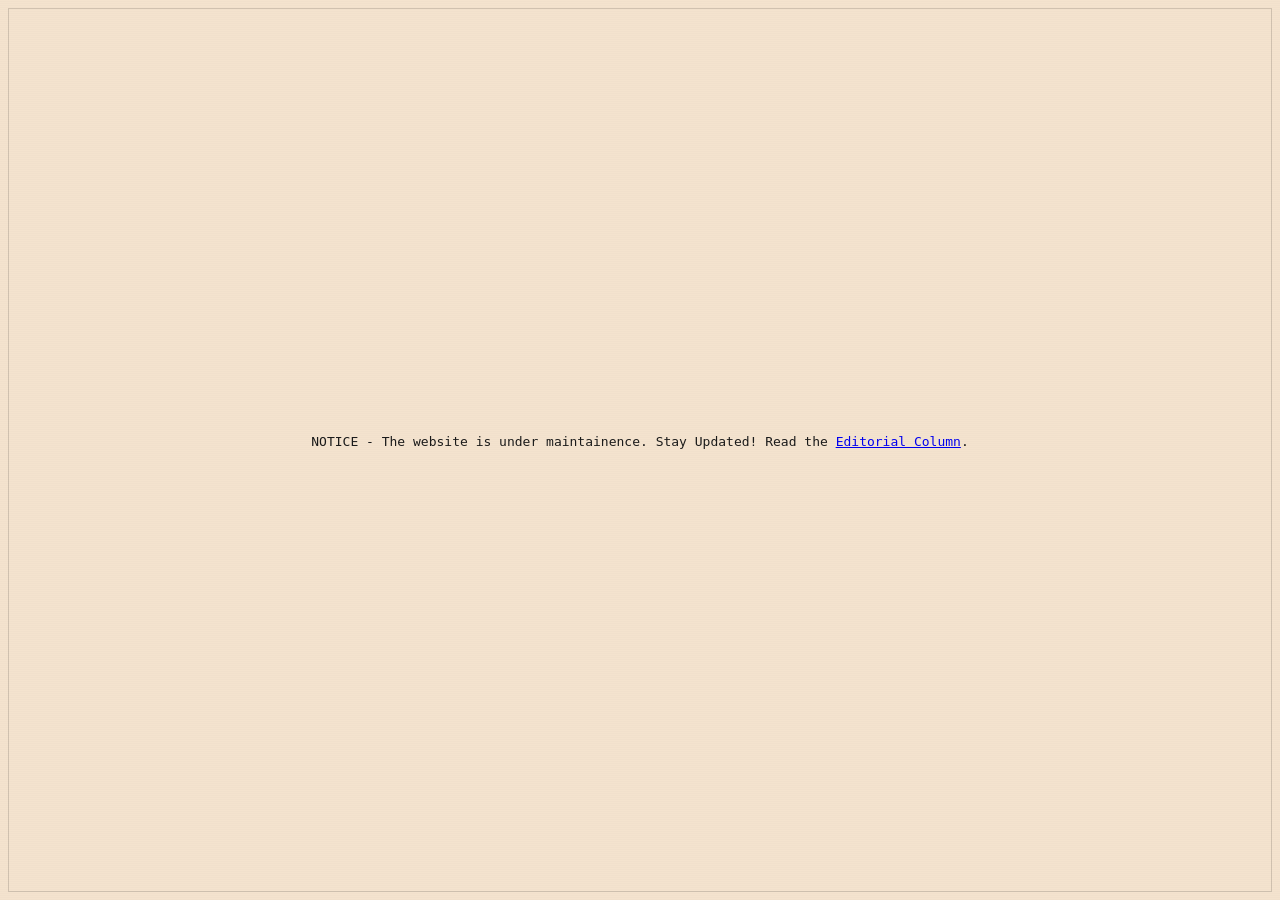
<file: index.html>
<!DOCTYPE html>
<html lang="en">
<head>
<meta charset="UTF-8">
<meta name="viewport" content="width=device-width, initial-scale=1.0">
<title>PRABODHA — The Month in AI, Science & Innovation</title>
<link rel="preconnect" href="https://fonts.googleapis.com">
<link href="https://fonts.googleapis.com/css2?family=Fraunces:ital,opsz,wght@0,9..144,400;0,9..144,600;0,9..144,900;1,9..144,500&family=Source+Serif+4:ital,wght@0,400;0,600;1,400&family=JetBrains+Mono:wght@400;500;700&display=swap" rel="stylesheet">
<link rel="stylesheet" href="style.css">
<script src="html2canvas-gen.js"></script>
<script src="qrcode-gen.js"></script>
<script>
  (function(){
    var t = localStorage.getItem("prabodha-theme") || "light";
    if (t === "dark") document.documentElement.setAttribute("data-theme", "dark");
  })();
</script>
<link rel="icon" type="image/png" href="image\PRABODHA - LOGObg.png">
</head>
  <!-- Google tag (gtag.js) -->
<script async src="https://www.googletagmanager.com/gtag/js?id=G-0J1DPM3Y95"></script>
<script>
  window.dataLayer = window.dataLayer || [];
  function gtag(){dataLayer.push(arguments);}
  gtag('js', new Date());

  gtag('config', 'G-0J1DPM3Y95');
</script>
<body>

<div class="toolbar no-print">
  <button onclick="downloadAsImage()"> Download as Image</button>
  <button id="themeToggle" class="theme-toggle" onclick="toggleTheme()">🌙 </button>
</div>

<div class="paper" id="paper">

  <!-- MASTHEAD -->
  <header class="masthead">
    <div class="masthead-top">
      <span id="motto">Awakening through knowledge</span>
      <span id="dateline"></span>
      <span id="issueline">sample</span>
      <span id="liveDateTime">—</span>
    </div>
    <div class="title-row">
  <img src="image/PRABODHA - LOGO.png" alt="Logo" class="masthead-logo">
    <h1 class="title">PRABODHA</h1>
     </div>
    <div class="masthead-sub">THE MONTHLY RECORD OF TECHNOLOGY, SCIENCE &amp; INNOVATION</div>
    <nav class="sections">
      <a href="https://sites.google.com/view/tanmaysaha/blog" class="editors-link">Editors Column</a>
      <a href="archive.html" class="archive-link">Archive</a>
      <a href="index.html" class="current-link">Current Issue</a>
      <a href="about.html" class="about-link">About</a>
      <a href="https://mr-banti.github.io/prabodha-online/" class="newsroom-link">NEWSROOM</a>
      <a href="https://forms.gle/8tFfdZ5xhYNx6UPv8" class="contact-link">CONTACT US</a>
    </nav>
  </header>


  <!-- TOP HIGHLIGHTS STRIP -->
  <div class="section-heading">HEADLINES</div>
  <section class="highlights" id="highlights">
    <!-- filled by JS from data.js -->
  </section>

  <!-- MAIN GRID -->
  <div class="front-grid">

    <!-- LEAD STORY + DEMO TAB (grouped so they stack with no gap) -->
    <div class="section-heading">COVER STORY</div>
    <div class="col1-block">
      <article class="lead-story" id="leadStory">
        <!-- filled by JS -->
      </article>
      <div class="demo-tab" id="demoTab"></div>
    </div>

    <!-- SIDEBAR: IN BRIEF + MARKET WATCH -->
    <aside class="rail">
      <div class="rail-block" id="inBrief">
        <h3 class="rail-head rail-section-label">SHORT STORY</h3>
        <div class="rail-items"></div>
      </div>

      <div class="rail-block startup" id="startupSpotlight"></div>

      <div class="rail-block market">
        <h3 class="rail-head">Market Watch</h3>
        <table class="market-table" id="marketTable"></table>
        <div class="market-note" id="marketNote"></div>
      </div>

      
    </aside>


    <!-- THREE COLUMN SECONDARY STORIES -->
    <div class="section-heading">FUNDAMENTAL SCIENCE & MATHEMATICS</div>
    <section class="secondary-grid" id="secondaryGrid"></section>

    <!-- FEATURED STORIES + INFOGRAPHIC/QUOTE -->
    <div class="section-heading">FEATURED STORIES</div>
    <section class="feature-row">
      <article class="featured-story" id="featuredStory"></article>
      <article class="featured-story featured-story-2" id="featuredStory2"></article>
      <div class="quote-info-col">
        <div class="infographic-block" id="infographicBlock"></div>
      </div>
    </section>

    <!-- BOTTOM STRIP: three small features -->
    <div class="section-heading">ANCHOR STORIES</div>
    <section class="bottom-strip" id="bottomStrip"></section>

  </div>

  <footer class="paper-footer">
    <span id="followLine">© <span id="copyYear"></span> PRABODHA. All Rights Reserved.</span>
    <div class="foot-middle">
      <span id="footExtra"></span>
    </div>
    <div class="foot-right">
      <span class="foot-links" id="footLinks"></span>
      <span class="foot-tag" id="footTag">NEXT GENERATION NEWSPAPER FOR A SMARTER TOMORROW</span>
      <span class="foot-qr" id="footQr" title="Scan to open this issue"></span>
    </div>
  </footer>
</div>

<!-- ARTICLE OVERLAY (opens when a page/story is clicked) -->
<div class="overlay" id="overlay">
  <div class="overlay-inner">
    <button class="close-btn" id="closeOverlay" aria-label="Close article">&times;</button>
    <div class="overlay-content" id="overlayContent"></div>
  </div>
</div>

<script src="archive-data.js"></script>
<script src="script.js"></script>
<script>
(function () {
  const params = new URLSearchParams(window.location.search);
  const requested = params.get("edition");

  function loadEdition(path) {
    const s = document.createElement("script");
    s.src = path;
    s.onload = () => { window.renderIssue(); renderQr(path); };
    s.onerror = () => {
      document.body.innerHTML =
        '<div class="paper" style="display:flex;align-items:center;justify-content:center;min-height:100vh;margin:0;max-width:none;border-radius:0;">' +
        '<p style="padding:60px;font-family:monospace;text-align:center;"> NOTICE - This issue is not published yet or may be withdrawn by the publisher. Stay Updated! Meanwhile read other issues from the <a href="archive.html">archive</a> or read  <a href="index.html">current issue</a>.</p>' +
        '</div>';
    };
    document.head.appendChild(s);
  }

  if (requested) {
    loadEdition(requested);
  } else {
    const list = window.ARCHIVE || [];
    if (list.length && list[0].data) {
      loadEdition(list[0].data); // newest issue = first entry in archive-data.js
    } else {
      document.body.innerHTML =
        '<div class="paper" style="display:flex;align-items:center;justify-content:center;min-height:100vh;margin:0;max-width:none;border-radius:0;">' +
        '<p style="padding:60px;font-family:monospace;text-align:center;">  NOTICE - The website is under maintainence. Stay Updated! Read the <a href="https://sites.google.com/view/tanmaysaha/blog">Editorial Column</a>.</p>' +
        '</div>';
    }
  }
})();

function renderQr(editionPath) {
  const el = document.getElementById("footQr");
  if (!el) return;
  const url = new URL(window.location.href.split("?")[0]);
  url.searchParams.set("edition", editionPath);
  const link = url.toString();
  const qr = qrcode(0, "M"); // type 0 = auto size, M = ~15% error correction
  qr.addData(link);
  qr.make();
  el.innerHTML = qr.createSvgTag({ cellSize: 2, margin: 1 });
  el.title = link;
}

function toggleTheme() {
  const root = document.documentElement;
  const isDark = root.getAttribute("data-theme") === "dark";
  if (isDark) {
    root.removeAttribute("data-theme");
    localStorage.setItem("prabodha-theme", "light");
  } else {
    root.setAttribute("data-theme", "dark");
    localStorage.setItem("prabodha-theme", "dark");
  }
  updateThemeBtn();
}
function updateThemeBtn() {
  const btn = document.getElementById("themeToggle");
  if (!btn) return;
  const isDark = document.documentElement.getAttribute("data-theme") === "dark";
  btn.textContent = isDark ? "☀️ " : "🌙 ";
}
document.addEventListener("DOMContentLoaded", updateThemeBtn);

function downloadAsImage() {
  const paper = document.getElementById("paper");
  html2canvas(paper, { scale: 2, backgroundColor: "#f4e3ce", useCORS: true }).then(canvas => {
    const link = document.createElement("a");
    const dateEl = document.getElementById("dateline");
    const dateText = (dateEl && dateEl.textContent.trim()) ? dateEl.textContent.trim().replace(/[,\s]+/g, "-") : "issue";
    link.download = "PRABODHA - " + dateText + ".png";
    link.href = canvas.toDataURL("image/png");
    link.click();
  }).catch(err => {
    alert("Could not generate image: " + err);
  });
}
</script>

<script>
  // ---- Live local date, 24h time, and timezone in the masthead ----
  function ordinalSuffix(n) {
    const v = n % 100;
    if (v >= 11 && v <= 13) return "th";
    switch (n % 10) {
      case 1: return "st";
      case 2: return "nd";
      case 3: return "rd";
      default: return "th";
    }
  }
  function updateLiveDateTime() {
    const el = document.getElementById("liveDateTime");
    if (!el) return;
    const now = new Date();
    const day = now.getDate();
    const month = now.toLocaleString("en-US", { month: "long" });
    const year = now.getFullYear();
    const hh = String(now.getHours()).padStart(2, "0");
    const mm = String(now.getMinutes()).padStart(2, "0");
    const ss = String(now.getSeconds()).padStart(2, "0");
    let tz = Intl.DateTimeFormat().resolvedOptions().timeZone || "";
    try {
      const tzShort = new Intl.DateTimeFormat("en-US", { timeZoneName: "short" })
        .formatToParts(now).find(p => p.type === "timeZoneName");
      if (tzShort) tz = `${tz} (${tzShort.value})`;
    } catch (e) {}
    el.textContent = `${day}${ordinalSuffix(day)} ${month} ${year} · ${hh}:${mm}:${ss} · ${tz}`;
  }
  updateLiveDateTime();
  setInterval(updateLiveDateTime, 1000);
  document.getElementById("copyYear").textContent = new Date().getFullYear();
</script>
</body>
</html>
</file>
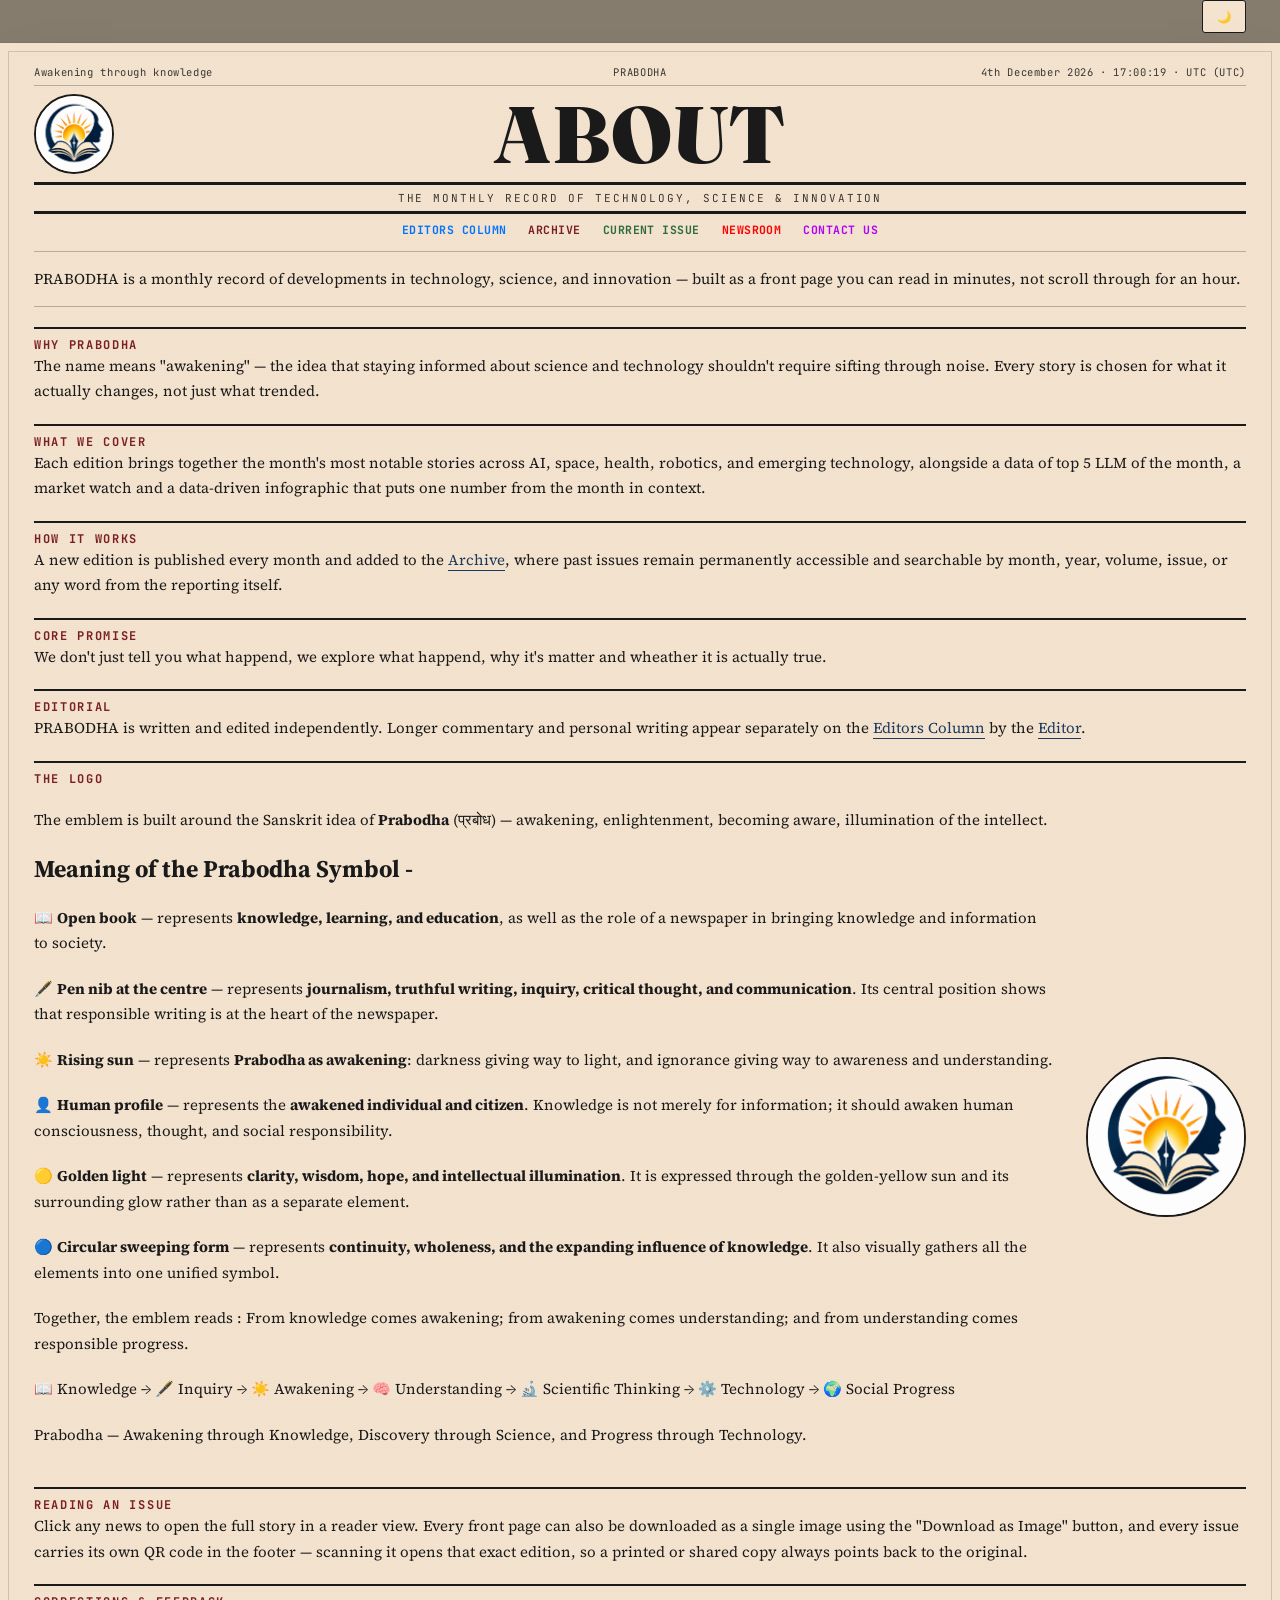
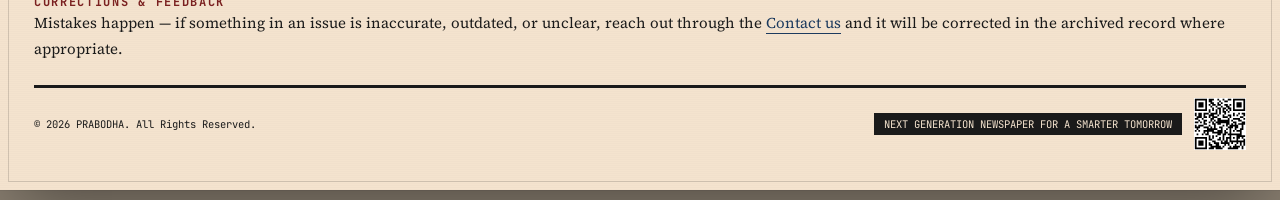
<file: about.html>
<!DOCTYPE html>
<html lang="en">
<head>
<meta charset="UTF-8">
<meta name="viewport" content="width=device-width, initial-scale=1.0">
<title>About</title>
<link rel="preconnect" href="https://fonts.googleapis.com">
<link href="https://fonts.googleapis.com/css2?family=Fraunces:ital,opsz,wght@0,9..144,400;0,9..144,600;0,9..144,900;1,9..144,500&family=Source+Serif+4:ital,wght@0,400;0,600;1,400&family=JetBrains+Mono:wght@400;500;700&display=swap" rel="stylesheet">
<link rel="stylesheet" href="style.css">
<script src="qrcode-gen.js"></script>
<script>
  (function(){
    var t = localStorage.getItem("prabodha-theme") || "light";
    if (t === "dark") document.documentElement.setAttribute("data-theme", "dark");
  })();
</script>
<link rel="icon" type="image/png" href="image\PRABODHA - LOGObg.png">
</head>
  <!-- Google tag (gtag.js) -->
<script async src="https://www.googletagmanager.com/gtag/js?id=G-0J1DPM3Y95"></script>
<script>
  window.dataLayer = window.dataLayer || [];
  function gtag(){dataLayer.push(arguments);}
  gtag('js', new Date());

  gtag('config', 'G-0J1DPM3Y95');
</script>
<body>

<div class="page-toolbar no-print">
  <button id="themeToggle" class="theme-toggle" onclick="toggleTheme()">🌙 </button>
</div>

<div class="paper">
  <header class="masthead">
    <div class="masthead-top masthead-top-center">
      <span id="motto">Awakening through knowledge</span>
      <span>PRABODHA</span>
      <span id="liveDateTime">—</span>
    </div>
    <div class="title-row">
  <img src="image/PRABODHA - LOGO.png" alt="Logo" class="masthead-logo">
  <h1 class="title">ABOUT</h1>
</div>
    <div class="masthead-sub">THE MONTHLY RECORD OF TECHNOLOGY, SCIENCE &amp; INNOVATION</div>
    <nav class="sections">
      <a href="https://sites.google.com/view/tanmaysaha/blog" class="editors-link">Editors Column</a>
      <a href="archive.html" class="archive-link">Archive</a>
      <a href="index.html" class="current-link">Current Issue</a>
      <a href="https://mr-banti.github.io/prabodha-online/" class="newsroom-link">NEWSROOM</a>
      <a href="https://forms.gle/8tFfdZ5xhYNx6UPv8" class="contact-link">CONTACT US</a>
    </nav>
  </header>

  <section class="about-body">
    <p class="about-lead">
      PRABODHA is a monthly record of developments in technology, science, and innovation —
      built as a front page you can read in minutes, not scroll through for an hour.
    </p>

    <div class="section-heading">WHY PRABODHA</div>
    <p>
      The name means "awakening" — the idea that staying informed about science and technology
      shouldn't require sifting through noise. Every story is chosen for what it actually changes,
      not just what trended.
    </p>

    <div class="section-heading">WHAT WE COVER</div>
    <p>
      Each edition brings together the month's most notable stories across AI, space, health,
      robotics, and emerging technology, alongside a data of top 5 LLM of the month, a market watch and a data-driven infographic
      that puts one number from the month in context.
    </p>

    <div class="section-heading">HOW IT WORKS</div>
    <p>
      A new edition is published every month and added to the <a href="archive.html">Archive</a>,
      where past issues remain permanently accessible and searchable by month, year, volume, issue,
      or any word from the reporting itself.
    </p>

     <div class="section-heading">CORE PROMISE</div>
    <p>
       We don't just tell you what happend, we explore what happend, why it's matter and wheather it is actually true.
    </p>

    <div class="section-heading">EDITORIAL</div>
    <p>
      PRABODHA is written and edited independently. Longer commentary and personal writing appear
      separately on the <a href="https://sites.google.com/view/tanmaysaha/blog">Editors Column</a> by the <a href="https://sites.google.com/view/tanmaysaha"> Editor</a>.
    </p>

    <div class="section-heading">THE LOGO</div>
<div class="logo-about">
  <div class="logo-about-text">
    <p>
      The emblem is built around the Sanskrit idea of <strong>Prabodha</strong> (प्रबोध) —
      awakening, enlightenment, becoming aware, illumination of the intellect.
    </p>
    
    
    <h2>Meaning of the Prabodha Symbol -</h2>

   <p>📖 <strong>Open book</strong> — represents <strong>knowledge, learning, and education</strong>, as well as the role of a newspaper in bringing knowledge and information to society.</p>

   <p>🖋️ <strong>Pen nib at the centre</strong> — represents <strong>journalism, truthful writing, inquiry, critical thought, and communication</strong>. Its central position shows that responsible writing is at the heart of the newspaper.</p>

   <p>☀️ <strong>Rising sun</strong> — represents <strong>Prabodha as awakening</strong>: darkness giving way to light, and ignorance giving way to awareness and understanding.</p>

    <p>👤 <strong>Human profile</strong> — represents the <strong>awakened individual and citizen</strong>. Knowledge is not merely for information; it should awaken human consciousness, thought, and social responsibility.</p>

    <p>🟡 <strong>Golden light</strong> — represents <strong>clarity, wisdom, hope, and intellectual illumination</strong>. It is expressed through the golden-yellow sun and its surrounding glow rather than as a separate element.
    </p>

    <p>🔵 <strong>Circular sweeping form</strong> — represents <strong>continuity, wholeness, and the expanding influence of knowledge</strong>. It also visually gathers all the elements into one unified symbol.</p>

    
    <p>
      Together, the emblem reads : From knowledge comes awakening; from awakening comes understanding; and from understanding comes responsible progress.
    </p>

    <p>
      📖 Knowledge → 🖋️ Inquiry → ☀️ Awakening → 🧠 Understanding → 🔬 Scientific Thinking → ⚙️ Technology → 🌍 Social Progress
    </p>

    <p>
      Prabodha — Awakening through Knowledge, Discovery through Science, and Progress through Technology.
    </p>

  </div>
  <img src="image/PRABODHA - LOGO.png" alt="PRABODHA Logo" class="logo-about-img">
</div>


    <!-- <div class="section-heading">SECTIONS IN EVERY ISSUE</div>
    <p>
      <strong>Story</strong> — the month's single biggest development, covered in depth.<br>
      <strong>Short Story</strong> — smaller updates worth knowing in a few lines.<br>
      <strong>Headlines</strong> — a wider scan of the month's other major stories.<br>
      <strong>Market Watch</strong> — a quick snapshot of relevant market movement.<br>
      <strong>Top 5 AI models this last week or month </strong> — AI models.<br>
      <strong>Infographic</strong> — one number from the month, visualized.
    </p> -->

    <div class="section-heading">READING AN ISSUE</div>
    <p>
      Click any news to open the full story in a reader view. Every front page can also be
      downloaded as a single image using the "Download as Image" button, and every issue carries
      its own QR code in the footer — scanning it opens that exact edition, so a printed or shared
      copy always points back to the original.
    </p>

    <div class="section-heading">CORRECTIONS &amp; FEEDBACK</div>
    <p>
      Mistakes happen — if something in an issue is inaccurate, outdated, or unclear, reach out
      through the <a href="https://forms.gle/8tFfdZ5xhYNx6UPv8">Contact us</a> and
      it will be corrected in the archived record where appropriate.
    </p>
  </section>

  <footer class="paper-footer">
    <span>© <span id="copyYear"></span> PRABODHA. All Rights Reserved.</span>
    <div class="foot-right">
      <span class="foot-tag">NEXT GENERATION NEWSPAPER FOR A SMARTER TOMORROW</span>
      <span class="foot-qr" id="footQr" title="Scan to open About"></span>
    </div>
  </footer>
</div>

<script>
  // ---- Live local date, 24h time, and timezone in the masthead ----
  function ordinalSuffix(n) {
    const v = n % 100;
    if (v >= 11 && v <= 13) return "th";
    switch (n % 10) {
      case 1: return "st";
      case 2: return "nd";
      case 3: return "rd";
      default: return "th";
    }
  }
  function updateLiveDateTime() {
    const el = document.getElementById("liveDateTime");
    if (!el) return;
    const now = new Date();
    const day = now.getDate();
    const month = now.toLocaleString("en-US", { month: "long" });
    const year = now.getFullYear();
    const hh = String(now.getHours()).padStart(2, "0");
    const mm = String(now.getMinutes()).padStart(2, "0");
    const ss = String(now.getSeconds()).padStart(2, "0");
    let tz = Intl.DateTimeFormat().resolvedOptions().timeZone || "";
    try {
      const tzShort = new Intl.DateTimeFormat("en-US", { timeZoneName: "short" })
        .formatToParts(now).find(p => p.type === "timeZoneName");
      if (tzShort) tz = `${tz} (${tzShort.value})`;
    } catch (e) {}
    el.textContent = `${day}${ordinalSuffix(day)} ${month} ${year} · ${hh}:${mm}:${ss} · ${tz}`;
  }
  updateLiveDateTime();
  setInterval(updateLiveDateTime, 1000);
  document.getElementById("copyYear").textContent = new Date().getFullYear();

  function renderPageQr() {
    const el = document.getElementById("footQr");
    if (!el || typeof qrcode !== "function") return;
    const link = window.location.href.split("?")[0].split("#")[0];
    const qr = qrcode(0, "M");
    qr.addData(link);
    qr.make();
    el.innerHTML = qr.createSvgTag({ cellSize: 2, margin: 1 });
    el.title = link;
  }
  renderPageQr();

  function toggleTheme() {
    const root = document.documentElement;
    const isDark = root.getAttribute("data-theme") === "dark";
    if (isDark) { root.removeAttribute("data-theme"); localStorage.setItem("prabodha-theme", "light"); }
    else { root.setAttribute("data-theme", "dark"); localStorage.setItem("prabodha-theme", "dark"); }
    updateThemeBtn();
  }
  function updateThemeBtn() {
    const btn = document.getElementById("themeToggle");
    if (!btn) return;
    btn.textContent = document.documentElement.getAttribute("data-theme") === "dark" ? "☀️ " : "🌙 ";
  }
  updateThemeBtn();
</script>
</body>
</html>
</file>
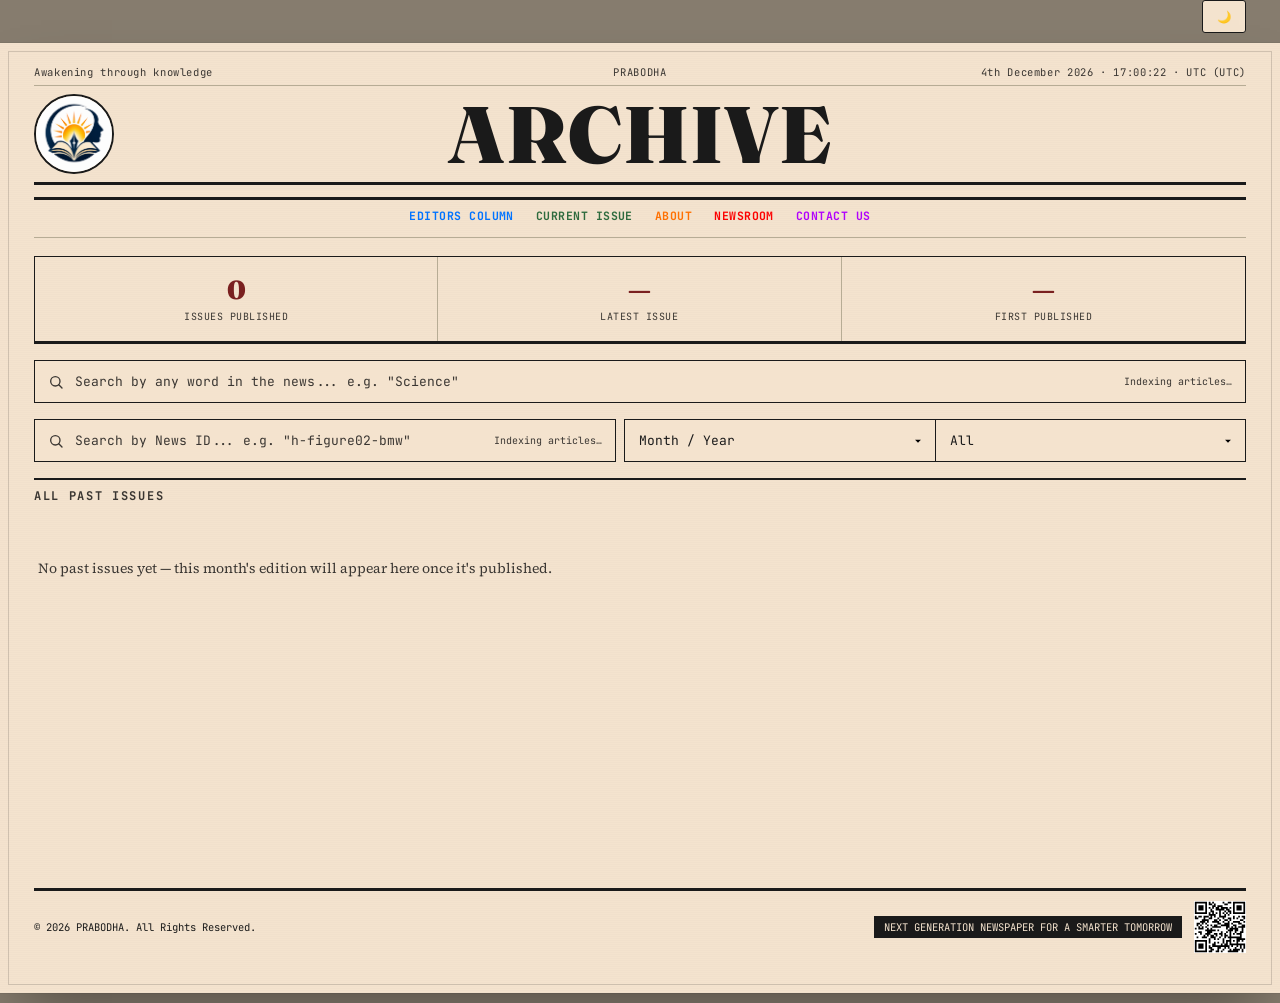
<file: archive.html>
<!DOCTYPE html>
<html lang="en">
<head>
<meta charset="UTF-8">
<meta name="viewport" content="width=device-width, initial-scale=1.0">
<title>Archive — PRABODHA</title>
<link rel="preconnect" href="https://fonts.googleapis.com">
<link href="https://fonts.googleapis.com/css2?family=Fraunces:ital,opsz,wght@0,9..144,400;0,9..144,600;0,9..144,900;1,9..144,500&family=Source+Serif+4:ital,wght@0,400;0,600;1,400&family=JetBrains+Mono:wght@400;500;700&display=swap" rel="stylesheet">
<link rel="stylesheet" href="style.css">
<style>.id-search-results{min-height:0;}</style>
<script src="qrcode-gen.js"></script>
<script>
  (function(){
    var t = localStorage.getItem("prabodha-theme") || "light";
    if (t === "dark") document.documentElement.setAttribute("data-theme", "dark");
  })();
</script>
<link rel="icon" type="image/png" href="image\PRABODHA - LOGObg.png">
</head>

<!-- Google tag (gtag.js) -->
<script async src="https://www.googletagmanager.com/gtag/js?id=G-0J1DPM3Y95"></script>
<script>
  window.dataLayer = window.dataLayer || [];
  function gtag(){dataLayer.push(arguments);}
  gtag('js', new Date());

  gtag('config', 'G-0J1DPM3Y95');
</script>

<body>

<div class="page-toolbar no-print">
  <button id="themeToggle" class="theme-toggle" onclick="toggleTheme()">🌙 </button>
</div>

<div class="paper">
  <header class="masthead">
    <div class="masthead-top masthead-top-center">
      <span id="motto">Awakening through knowledge</span>
      <span>PRABODHA</span>
      <span id="liveDateTime">—</span>
    </div>
    <div class="title-row">
  <img src="image/PRABODHA - LOGO.png" alt="Logo" class="masthead-logo">
  <h1 class="title">ARCHIVE</h1>
</div>
    <div class="masthead-sub"></div>
    <nav class="sections">
      <a href="https://sites.google.com/view/tanmaysaha/blog" class="editors-link">Editors Column</a>
      <a href="index.html" class="current-link">Current Issue</a>
      <a href="about.html" class="about-link">About</a>
      <a href="https://mr-banti.github.io/prabodha-online/" class="newsroom-link">NEWSROOM</a>
      <a href="https://forms.gle/8tFfdZ5xhYNx6UPv8" class="contact-link">CONTACT US</a>
    </nav>
  </header>

  <section class="archive-stats" id="archiveStats"></section>

  <div class="archive-search-wrap">
    <svg class="archive-search-icon" viewBox="0 0 24 24" xmlns="http://www.w3.org/2000/svg" aria-hidden="true">
      <circle cx="11" cy="11" r="7" fill="none" stroke="currentColor" stroke-width="2"></circle>
      <line x1="16.2" y1="16.2" x2="21" y2="21" stroke="currentColor" stroke-width="2" stroke-linecap="round"></line>
    </svg>
    <input type="text" id="archiveSearch" class="archive-search" placeholder="Search by any word in the news... e.g. &quot;Science&quot;">
    <span class="archive-search-status" id="archiveSearchStatus"></span>
  </div>

  <div class="archive-search-wrap">
    <svg class="archive-search-icon" viewBox="0 0 24 24" xmlns="http://www.w3.org/2000/svg" aria-hidden="true">
      <circle cx="11" cy="11" r="7" fill="none" stroke="currentColor" stroke-width="2"></circle>
      <line x1="16.2" y1="16.2" x2="21" y2="21" stroke="currentColor" stroke-width="2" stroke-linecap="round"></line>
    </svg>
    <div class="id-input-group">
  <svg class="archive-search-icon" viewBox="0 0 24 24" xmlns="http://www.w3.org/2000/svg" aria-hidden="true">
    <circle cx="11" cy="11" r="7" fill="none" stroke="currentColor" stroke-width="2"></circle>
    <line x1="16.2" y1="16.2" x2="21" y2="21" stroke="currentColor" stroke-width="2" stroke-linecap="round"></line>
  </svg>
  <input type="text" id="idSearch" class="archive-search" placeholder="Search by News ID... e.g. &quot;h-figure02-bmw&quot;">
  <span class="archive-search-status" id="idSearchStatus"></span>
</div>
    <div class="pub-search-group">
      <select id="pubSearchMode" class="pub-search-select">
        <option value="monthyear">Month / Year</option>
        <option value="volissue">Volume / Issue</option>
      </select>
      <select id="pubSearchValue" class="pub-search-value">
        <option value="">All</option>
      </select>
    </div>
  </div>
  <section id="idSearchResults" class="archive-list id-search-results"></section>

  <div id="allIssuesSection">
    <div class="section-heading">ALL PAST ISSUES</div>
    <section id="archiveList" class="archive-list"></section>
  </div>

  <footer class="paper-footer">
    <span>© <span id="copyYear"></span> PRABODHA. All Rights Reserved.</span>
    <div class="foot-right">
      <span class="foot-tag">NEXT GENERATION NEWSPAPER FOR A SMARTER TOMORROW</span>
      <span class="foot-qr" id="footQr" title="Scan to open Archive"></span>
    </div>
  </footer>
</div>


<script src="archive-data.js"></script>
<script>
  // ---- Live local date, 24h time, and timezone in the masthead ----
  function ordinalSuffix(n) {
    const v = n % 100;
    if (v >= 11 && v <= 13) return "th";
    switch (n % 10) {
      case 1: return "st";
      case 2: return "nd";
      case 3: return "rd";
      default: return "th";
    }
  }
  function updateLiveDateTime() {
    const el = document.getElementById("liveDateTime");
    if (!el) return;
    const now = new Date();
    const day = now.getDate();
    const month = now.toLocaleString("en-US", { month: "long" });
    const year = now.getFullYear();
    const hh = String(now.getHours()).padStart(2, "0");
    const mm = String(now.getMinutes()).padStart(2, "0");
    const ss = String(now.getSeconds()).padStart(2, "0");
    let tz = Intl.DateTimeFormat().resolvedOptions().timeZone || "";
    try {
      const tzShort = new Intl.DateTimeFormat("en-US", { timeZoneName: "short" })
        .formatToParts(now).find(p => p.type === "timeZoneName");
      if (tzShort) tz = `${tz} (${tzShort.value})`;
    } catch (e) {}
    el.textContent = `${day}${ordinalSuffix(day)} ${month} ${year} · ${hh}:${mm}:${ss} · ${tz}`;
  }
  updateLiveDateTime();
  setInterval(updateLiveDateTime, 1000);
  document.getElementById("copyYear").textContent = new Date().getFullYear();

  function renderPageQr() {
    const el = document.getElementById("footQr");
    if (!el || typeof qrcode !== "function") return;
    const link = window.location.href.split("?")[0].split("#")[0];
    const qr = qrcode(0, "M");
    qr.addData(link);
    qr.make();
    el.innerHTML = qr.createSvgTag({ cellSize: 2, margin: 1 });
    el.title = link;
  }
  renderPageQr();

  function toggleTheme() {
    const root = document.documentElement;
    const isDark = root.getAttribute("data-theme") === "dark";
    if (isDark) { root.removeAttribute("data-theme"); localStorage.setItem("prabodha-theme", "light"); }
    else { root.setAttribute("data-theme", "dark"); localStorage.setItem("prabodha-theme", "dark"); }
    updateThemeBtn();
  }
  function updateThemeBtn() {
    const btn = document.getElementById("themeToggle");
    if (!btn) return;
    btn.textContent = document.documentElement.getAttribute("data-theme") === "dark" ? "☀️ " : "🌙 ";
  }
  updateThemeBtn();
</script>
<script>
  const list = document.getElementById("archiveList");
  const stats = document.getElementById("archiveStats");
  const searchInput = document.getElementById("archiveSearch");
  const issues = window.ARCHIVE || [];

  if (stats) {
    const count = issues.length;
    const latest = count ? issues[0].date : "—";
    const first = count ? issues[issues.length - 1].date : "—";
    stats.innerHTML = `
      <div class="stat-block"><div class="stat-num">${count}</div><div class="stat-label">ISSUES PUBLISHED</div></div>
      <div class="stat-block"><div class="stat-num">${latest}</div><div class="stat-label">LATEST ISSUE</div></div>
      <div class="stat-block"><div class="stat-num">${first}</div><div class="stat-label">FIRST PUBLISHED</div></div>
    `;
  }

  // Normalize text for flexible matching: lowercase, collapse punctuation/spaces
  function normalize(s) {
    return (s || "").toLowerCase().replace(/[.,·•|_/\\-]/g, " ").replace(/\s+/g, " ").trim();
  }

  // Build a searchable string per issue from its archive-list metadata:
  // date, issue label, headline, plus normalized "vol"/"issue" tokens.
  function metaText(it) {
    const raw = `${it.date} ${it.issue} ${it.headline}`;
    let norm = normalize(raw);
    norm = norm.replace(/vol\.?\s*/g, "vol ").replace(/issue\s*/g, "issue ");
    return norm;
  }

  // ---- Levenshtein edit distance (for typo-tolerant word matching) ----
  function editDistance(a, b) {
    const m = a.length, n = b.length;
    if (!m) return n;
    if (!n) return m;
    const dp = new Array(n + 1);
    for (let j = 0; j <= n; j++) dp[j] = j;
    for (let i = 1; i <= m; i++) {
      let prev = dp[0];
      dp[0] = i;
      for (let j = 1; j <= n; j++) {
        const tmp = dp[j];
        dp[j] = a[i - 1] === b[j - 1] ? prev : 1 + Math.min(prev, dp[j], dp[j - 1]);
        prev = tmp;
      }
    }
    return dp[n];
  }

  // A search term "fuzzy-matches" a text word if it's a substring,
  // or close enough by edit distance (tolerant of small typos).
  function fuzzyIncludes(text, term) {
    if (text.includes(term)) return true;
    if (term.length < 4) return false; // avoid false positives on short words
    const words = text.split(" ");
    const maxDist = term.length <= 6 ? 1 : 2;
    return words.some(w => w.length >= 3 && editDistance(w, term) <= maxDist);
  }

  // ---- Pull {id, title} pairs for every article in an issue's data file ----
  function extractIds(D, it) {
    if (!D) return [];
    const out = [];
    const grab = (o, titleKeys) => {
      if (!o || !o.id) return;
      const title = titleKeys.map(k => o[k]).find(v => typeof v === "string" && v) || "(untitled)";
      out.push({ id: o.id, title, issue: it });
    };
    grab(D.lead, ["headline", "kicker"]);
    (D.highlights || []).forEach(h => grab(h, ["title", "tag"]));
    (D.inBrief || []).forEach(b => grab(b, ["headline", "tag"]));
    (D.secondary || []).forEach(s => grab(s, ["headline", "tag"]));
    grab(D.featured, ["headline", "tag"]);
    grab(D.featured2, ["headline", "tag"]);
    (D.bottomStrip || []).forEach(b => grab(b, ["headline", "tag"]));
    return out;
  }

  // ---- Pull full article text out of each issue's own data file ----
  // (headlines, deks/summaries, and body paragraphs across all sections)
  function flattenIssueText(D) {
    if (!D) return "";
    const parts = [];
    const grab = (o, keys) => { if (o) keys.forEach(k => { if (typeof o[k] === "string") parts.push(o[k]); if (Array.isArray(o[k])) parts.push(o[k].join(" ")); }); };
    grab(D, ["motto"]);
    grab(D.lead, ["kicker", "headline", "deck", "dek", "body", "caption"]);
    (D.highlights || []).forEach(h => grab(h, ["tag", "title", "caption", "body"]));
    (D.inBrief || []).forEach(b => grab(b, ["tag", "headline", "body", "fullBody", "caption"]));
    (D.secondary || []).forEach(s => grab(s, ["tag", "headline", "summary", "body", "caption"]));
    grab(D.featured, ["tag", "headline", "dek", "summary", "body"]);
    grab(D.featured2, ["tag", "headline", "dek", "summary", "body"]);
    (D.bottomStrip || []).forEach(b => grab(b, ["tag", "headline", "summary", "body"]));
    if (D.market) parts.push(D.market.note || "");
    return normalize(parts.join(" "));
  }

  // Load an issue's data file in isolation and capture window.ISSUE
  function loadIssueContent(path) {
    return new Promise(resolve => {
      const s = document.createElement("script");
      s.src = path;
      s.onload = () => {
        const data = window.ISSUE;
        delete window.ISSUE;
        s.remove();
        resolve(data);
      };
      s.onerror = () => { s.remove(); resolve(null); };
      document.head.appendChild(s);
    });
  }

  function renderList(filtered) {
    if (!issues.length) {
      list.innerHTML = `<p class="archive-empty">No past issues yet — this month's edition will appear here once it's published.</p>`;
      return;
    }
    if (!filtered.length) {
      list.innerHTML = `<p class="archive-empty">No issues match your search. Try a word from the news.</p>`;
      return;
    }
    list.innerHTML = filtered.map(it => `
      <a class="archive-row" href="index.html?edition=${encodeURIComponent(it.data)}">
        <div class="archive-date">${it.date}<br><span class="archive-issue">${it.issue}</span></div>
        <div class="archive-headline">${it.headline}</div>
        <div class="archive-arrow">READ →</div>
      </a>
    `).join("");
  }

  renderList(issues);

  // Build a full-text index (meta + article content) for every issue, in the background.
  const contentIndex = new Map(); // it.data -> normalized full text
  const idIndex = new Map(); // article id -> { id, title, issue }
  const statusEl = document.getElementById("archiveSearchStatus");
  const idStatusEl = document.getElementById("idSearchStatus");
  (async () => {
    for (const it of issues) {
      let text = metaText(it);
      const data = await loadIssueContent(it.data);
      if (data) {
        text += " " + flattenIssueText(data);
        extractIds(data, it).forEach(entry => idIndex.set(entry.id, entry));
      }
      contentIndex.set(it.data, text);
    }
    if (statusEl) statusEl.textContent = "";
    if (idStatusEl) idStatusEl.textContent = "";
    if (searchInput && searchInput.value.trim()) runSearch(searchInput.value);
    if (idSearchInput && idSearchInput.value.trim()) runIdSearch(idSearchInput.value);
  })();
  if (statusEl) statusEl.textContent = "Indexing articles…";
  if (idStatusEl) idStatusEl.textContent = "Indexing articles…";

  // ---- Search-by-News-ID ----
  const idSearchInput = document.getElementById("idSearch");
  const idResultsEl = document.getElementById("idSearchResults");

  function renderIdResults(rawQuery, matches) {
    const allIssuesEl = document.getElementById("allIssuesSection");
    if (!rawQuery.trim()) {
      idResultsEl.innerHTML = "";
      if (allIssuesEl) allIssuesEl.style.display = "";
      return;
    }
    if (allIssuesEl) allIssuesEl.style.display = "none";
    if (!matches.length) {
      idResultsEl.innerHTML = `<p class="archive-empty">No article found with that News ID.</p>`;
      return;
    }
    idResultsEl.innerHTML = matches.map(m => `
      <a class="archive-row" href="index.html?edition=${encodeURIComponent(m.issue.data)}&id=${encodeURIComponent(m.id)}#${encodeURIComponent(m.id)}">
        <div class="archive-date">${m.issue.date}<br><span class="archive-issue">${m.issue.issue}</span></div>
        <div class="archive-headline">${m.title} <code>[${m.id}]</code></div>
        <div class="archive-arrow">READ →</div>
      </a>
    `).join("");
  }

  function runIdSearch(rawQuery) {
    const q = normalize(rawQuery).replace(/\s+/g, "-");
    if (!q) { renderIdResults(rawQuery, []); return; }
    const matches = [];
    idIndex.forEach(entry => {
      if (entry.id.toLowerCase().includes(q) || fuzzyIncludes(entry.id.toLowerCase(), q)) {
        matches.push(entry);
      }
    });
    renderIdResults(rawQuery, matches);
  }

  if (idSearchInput) {
    let idDebounceTimer;
    idSearchInput.addEventListener("input", () => {
      clearTimeout(idDebounceTimer);
      idDebounceTimer = setTimeout(() => runIdSearch(idSearchInput.value), 120);
    });
  }

  // ---- Search by Month/Year or Volume/Issue (filters the main list directly) ----
  const pubSearchMode = document.getElementById("pubSearchMode");
  const pubSearchValue = document.getElementById("pubSearchValue");

  function populatePubValues() {
    const values = [...new Set(issues.map(it => pubSearchMode.value === "monthyear" ? it.date : it.issue))];
    pubSearchValue.innerHTML = `<option value="">All</option>` +
      values.map(v => `<option value="${v}">${v}</option>`).join("");
  }
  populatePubValues();

  function runPubSearch() {
    const v = pubSearchValue.value;
    if (!v) { renderList(issues); return; }
    const field = pubSearchMode.value === "monthyear" ? "date" : "issue";
    renderList(issues.filter(it => it[field] === v));
  }

  if (pubSearchMode) {
    pubSearchMode.addEventListener("change", () => {
      populatePubValues();
      runPubSearch();
    });
  }
  if (pubSearchValue) {
    pubSearchValue.addEventListener("change", runPubSearch);
  }

  function runSearch(rawQuery) {
    const q = normalize(rawQuery);
    if (!q) { renderList(issues); return; }
    const terms = q.split(" ").filter(Boolean);
    const filtered = issues.filter(it => {
      const text = contentIndex.get(it.data) || metaText(it);
      return terms.every(term => fuzzyIncludes(text, term));
    });
    renderList(filtered);
  }

  if (searchInput) {
    let debounceTimer;
    searchInput.addEventListener("input", () => {
      clearTimeout(debounceTimer);
      debounceTimer = setTimeout(() => runSearch(searchInput.value), 120);
    });
  }
</script>
</body>
</html>
</file>
<file: style.css>
/* ============================================================
   PRABODH — broadsheet newsprint design system
   Palette: #f2ede1 paper, #1a1a1a ink, #7a1f1f masthead red,
            #1c3a5e tech-blue accent, #b7ac95 hairline
   Type: Fraunces (display), Source Serif 4 (body), JetBrains Mono (data/labels)
   ============================================================ */

:root{
  --paper:#f4e3ce;
  --paper-shade:#ecd5b8;
  --ink:#1a1a1a;
  --ink-soft:#3a3632;
  --rule:#b7ac95;
  --rule-strong:#1a1a1a;
  --red:#7a2020;
  --blue:#1c3a5e;
  --blue-soft:#5c8fb3;
  --green:#2e6b3e;
}

[data-theme="dark"]{
  --paper:#1b1a17;
  --paper-shade:#232019;
  --ink:#ece6d9;
  --ink-soft:#b8afa0;
  --rule:#4a463c;
  --rule-strong:#ece6d9;
  --red:#d9615c;
  --blue:#7aa9d1;
  --blue-soft:#5c8fb3;
  --green:#5fa872;
}

*{box-sizing:border-box;}
html{scroll-behavior:smooth; overflow-x:hidden; max-width:100%;}

body{
  margin:0;
  background:#867c6e;
  font-family:'Source Serif 4', serif;
  color:var(--ink);
  -webkit-font-smoothing:antialiased;
  transition:background .2s ease;
  overflow-x:hidden;
  max-width:100%;
}
[data-theme="dark"] body{background:#0e0d0b;}
[data-theme="dark"] .startup{background:var(--paper-shade); border-color:var(--ink);}
[data-theme="dark"] .demo-source{color:var(--ink-soft);}
[data-theme="dark"] .foot-tag{background:var(--paper-shade); color:var(--ink);}
[data-theme="dark"] .paper{box-shadow:0 0 0 1px rgba(255,255,255,0.06), 0 30px 60px -20px rgba(0,0,0,0.6);}
[data-theme="dark"] .paper::before{border-color:rgba(255,255,255,0.12);}
[data-theme="dark"] .overlay-inner{box-shadow:0 20px 60px rgba(0,0,0,0.7); border-color:rgba(255,255,255,0.12);}
[data-theme="dark"] img.lead-image,
[data-theme="dark"] img.article-img,
[data-theme="dark"] img.sec-img,
[data-theme="dark"] img.feat-img,
[data-theme="dark"] img.bottom-img,
[data-theme="dark"] img.highlight-img{filter:brightness(.92) contrast(1.05);}

.paper{
  max-width:1330px;
  margin:10px auto;
  background:
    repeating-linear-gradient(0deg, rgba(0,0,0,0.012) 0px, rgba(0,0,0,0.012) 1px, transparent 1px, transparent 2px),
    var(--paper);
  box-shadow: 0 0 0 1px rgba(0,0,0,0.05), 0 30px 60px -20px rgba(0,0,0,0.4);
  padding: 22px 34px 40px;
  position:relative;
}

.paper::before{
  content:"";
  position:absolute; inset:8px;
  border:1px solid rgba(0,0,0,0.15);
  pointer-events:none;
}

/* ---------- MASTHEAD ---------- */
.masthead-top{
  display:flex;
  justify-content:space-between;
  font-family:'JetBrains Mono', monospace;
  font-size:10.5px;
  letter-spacing:0.06em;
  padding-bottom:6px;
  border-bottom:1px solid var(--rule);
  color:var(--ink-soft);
  margin-bottom: 8px;
}

/* ---------- MASTHEAD LOGO---------- */

.masthead .title-row {
  position: relative;
  display: flex;
  align-items: center;
  justify-content: center;
  margin: 0;
  line-height: 1;
}
.masthead .title-row .title {
  margin: 0 !important;
  line-height: 1 !important;
  font-size: 5rem !important;
}
.masthead-logo {
  position: absolute;
  left: 0;
  height: 80px;
  width: 80px;
  border-radius: 50%;
  object-fit: cover;
  border: 2px solid var(--ink)
}

/* Centered-title variant (About / Archive pages) — keeps index.html untouched */
.masthead-top.masthead-top-center > *{ flex:1 1 0; }
.masthead-top.masthead-top-center > *:first-child{ text-align:left; }
.masthead-top.masthead-top-center > *:last-child{ text-align:right; }
.masthead-top.masthead-top-center > *:not(:first-child):not(:last-child){ text-align:center; }

.title{
  font-family:'Fraunces', serif;
  font-weight:900;
  font-size:clamp(42px, 7vw, 76px);
  text-align:center;
  letter-spacing:0.01em;
  margin:14px 0 2px;
  line-height:0.95;
}

.masthead-sub{
  text-align:center;
  font-family:'JetBrains Mono', monospace;
  font-size:11px;
  letter-spacing:0.18em;
  color:var(--ink-soft);
  border-top:3px solid var(--ink);
  border-bottom:3px solid var(--ink);
  padding:6px 0;
  margin-top:8px;
}

.sections{
  display:flex;
  justify-content:center;
  gap:22px;
  flex-wrap:wrap;
  padding:8px 0 10px;
  font-family:'JetBrains Mono', monospace;
  font-size:11.5px;
  letter-spacing:0.04em;
  border-bottom:1px solid var(--rule);
}
.sections a{
  color:var(--ink);
  text-decoration:none;
  text-transform:uppercase;
  padding-bottom:2px;
  border-bottom:2px solid transparent;
  transition:border-color .15s;
}
.sections a:hover, .sections a:focus-visible{border-color:var(--red);}
.sections a.archive-link{color:var(--red); font-weight:700;}
.sections a.current-link{color:var(--green); font-weight:700;}
.sections a.about-link{color:#ff7002; font-weight:700;}
.sections a.newsroom-link{color:#fc0101; font-weight:700;}
.sections a.editors-link{color:#0173ff; font-weight:700;}
.sections a.contact-link{color:#b103fc; font-weight:700;}

/* ---------- HIGHLIGHTS STRIP ---------- */
.highlights{
  display:grid;
  grid-template-columns:repeat(4,1fr);
  gap:0;
  margin-top:14px;
  
}
.highlight-item{
  padding:12px 14px;
  border-right:1px solid var(--rule);
  cursor:pointer;
  display:flex;
  flex-direction:row-reverse;
  gap:10px;
  align-items:flex-start;
}
.highlight-item:last-child{border-right:none;}
.highlight-item .h-tag{
  font-family:'JetBrains Mono', monospace;
  font-size:10px;
  letter-spacing:0.08em;
  color:var(--red);
  font-weight:700;
}
.highlight-item .h-title{
  font-family:'Fraunces', serif;
  font-weight:600;
  font-size:14.5px;
  line-height:1.25;
  margin:5px 0 6px;
}
.highlight-item .h-page{
  font-family:'JetBrains Mono', monospace;
  font-size:10px;
  color:var(--ink-soft);
}
.highlight-item:hover .h-title{color:var(--red);}
.h-text{flex:1; min-width:0;}

/* ---------- MAIN GRID ---------- */
.front-grid{
  display:grid;
  grid-template-columns: 1fr 300px;
  gap:0 26px;
  margin-top:8px;
}

/* Column 1 block: lead story + demo tab stacked together */
.col1-block{
  grid-column:1;
}
.lead-story{
  border-bottom:1px solid var(--rule);
  padding-bottom:22px;
  cursor:pointer;
}
.kicker{
  font-family:'JetBrains Mono', monospace;
  font-size:11px;
  letter-spacing:0.1em;
  color:var(--red);
  font-weight:700;
}
.lead-headline{
  font-family:'Fraunces', serif;
  font-weight:900;
  font-size:clamp(30px, 3.6vw, 44px);
  line-height:1.04;
  margin:8px 0 8px;
}
.lead-deck{
  font-family:'Source Serif 4', serif;
  font-style:italic;
  font-size:17px;
  color:var(--blue);
  margin:0 0 14px;
}
.lead-body-preview{
  display:grid;
  grid-template-columns: 1fr 1.3fr;
  gap:18px;
  align-items:start;
}
.lead-body-preview.no-image{
  grid-template-columns: 1fr;
}
.lead-dateplace{
  font-weight:700;
  font-size:14px;
}
.lead-text{
  font-size:14.5px;
  line-height:1.55;
  column-gap:18px;
}
.lead-text p{
  text-align:justify;
  margin:0 0 12px;
}
.lead-text p:last-child{margin-bottom:0;}
.lead-text-full{
  margin-top:14px;
}
.lead-image{
  width:100%;
  aspect-ratio:16/10;
  object-fit:cover;
  border:1px solid var(--ink);
}
.lead-caption{
  font-family:'JetBrains Mono', monospace;
  font-size:10.5px;
  color:var(--ink-soft);
  margin-top:6px;
  font-style:italic;
}
.read-more{
  display:inline-block;
  margin-top:10px;
  font-family:'JetBrains Mono', monospace;
  font-size:11px;
  letter-spacing:0.06em;
  color:var(--red);
  font-weight:700;
}

/* ---------- RAIL / SIDEBAR ---------- */
.rail{grid-column:2; align-self:start;}
.rail-block{margin-bottom:20px;}
.rail-head{
  font-family:'Fraunces', serif;
  font-weight:700;
  font-size:15px;
  text-transform:uppercase;
  letter-spacing:0.04em;
  border-bottom:2px solid var(--ink);
  padding-bottom:5px;
  margin:0 0 10px;
}
.rail-section-label{
  font-family:'JetBrains Mono', monospace;
  font-size:11px;
  font-weight:700;
  letter-spacing:0.12em;
  color:var(--ink-soft);
  border-top:2px solid var(--ink);
  border-bottom:none;
  padding:7px 0 0;
  margin:0 0 10px;
  text-transform:uppercase;
}
.brief-item{
  padding:9px 0;
  border-bottom:1px dashed var(--rule);
  cursor:pointer;
}
.brief-item:last-child{border-bottom:none;}
.brief-item h4{
  font-family:'Fraunces', serif;
  font-size:14px;
  font-weight:600;
  color:var(--blue);
  margin:0 0 4px;
  line-height:1.25;
}
.brief-item:hover h4{color:var(--red);}
.brief-item .b-tag,
.brief-item .h-tag{
  font-family:'JetBrains Mono', monospace;
  font-size:10px;
  letter-spacing:0.08em;
  color:var(--red);
  font-weight:700;
}
.brief-item p{
  text-align:justify;
  font-size:12.5px;
  margin:0 0 4px;
  color:var(--ink-soft);
  line-height:1.4;
}
.brief-item .h-page{
  font-family:'JetBrains Mono', monospace;
  font-size:10px;
  color:var(--ink-soft);
}

.market{
  background:var(--paper-shade);
  color:var(--ink);
  border:1px solid var(--ink);
  padding:12px 14px 14px;
}
.market .rail-head{
  color:var(--ink);
  border-bottom:2px solid var(--ink);
}
.market-table{width:100%; border-collapse:collapse; font-family:'JetBrains Mono', monospace; font-size:11.5px;}
.market-table td{padding:5px 0; border-bottom:1px solid var(--rule);}
.market-table tr:last-child td{border-bottom:none;}
.market-table td.name{color:var(--ink);}
.market-table td.change{text-align:right; font-weight:700;}
.change.up{color:#3f8f4c;}
.change.down{color:#b23c3c;}
.market-note{font-family:'JetBrains Mono', monospace; font-size:9.5px; color:var(--ink-soft); margin-top:8px;}

/* ---------- STARTUP SPOTLIGHT (boxed, section-label heading like other sections) ---------- */
.startup{
  cursor:pointer;
  background:var(--paper-shade);
  border:1px solid var(--ink);
  padding:12px 14px 14px;
}
.startup-section-label{
  font-family:'JetBrains Mono', monospace;
  font-size:11px;
  font-weight:700;
  letter-spacing:0.12em;
  color:var(--ink-soft);
  border-bottom:2px solid var(--ink);
  padding-bottom:7px;
  margin:0 0 10px;
  text-transform:uppercase;
}
.startup-img{
  width:100%;
  aspect-ratio:16/10;
  object-fit:cover;
  border:1px solid var(--ink);
  margin-bottom:8px;
}
.startup-tag{
  font-family:'JetBrains Mono', monospace;
  font-size:10px;
  letter-spacing:0.08em;
  color:var(--red);
  font-weight:700;
}
.startup-headline{
  font-family:'Fraunces', serif;
  font-weight:700;
  font-size:15px;
  line-height:1.25;
  color:var(--blue);
  margin:5px 0 6px;
}
.startup:hover .startup-headline{color:var(--red);}
.startup-summary{
  font-family:'Source Serif 4', serif;
  font-size:12.5px;
  line-height:1.45;
  color:var(--ink-soft);
  margin:0;
  text-align:justify;
}

/* ---------- DEMO TAB (placeholder section below cover story) ---------- */
.demo-tab{
  background:var(--paper-shade);
  color:var(--ink);
  border:1px solid var(--ink);
  padding:12px 14px 14px;
  margin-top:16px;
}
.demo-tab .rail-head{
  color:var(--ink);
  border-bottom:2px solid var(--ink);
}
.demo-tab-body{
  font-family:'JetBrains Mono', monospace;
  font-size:11px;
  font-weight:700;
  color:var(--ink-soft);
  line-height:1.7;
}
.demo-table{
  width:100%;
  border-collapse:collapse;
  font-family:'JetBrains Mono', monospace;
  font-size:11px;
  font-weight:700;
}
.demo-table th, .demo-table td{
  padding:7px 8px;
  text-align:center;
  border-bottom:1px solid var(--rule);
}
.demo-table th{
  color:var(--ink);
  font-weight:700;
  text-transform:uppercase;
  letter-spacing:0.04em;
  font-size:10px;
  border-bottom:2px solid var(--ink);
}
.demo-table td{color:var(--ink-soft); font-weight:700;}
.demo-table td.demo-rank{
  font-weight:700;
  color:var(--ink);
}
.demo-table td.demo-name{
  font-weight:700;
  color:var(--ink);
}
.demo-table .col-basis{width:56px; text-align:center;}
.demo-table .col-name{width:150px; text-align:left; white-space:nowrap;}
.demo-source{
  font-family:'JetBrains Mono', monospace;
  font-size:9.5px;
  color:var(--ink-soft);
  margin-top:8px;
}
.trend{font-size:10px; margin-left:2px;}
.trend-up{color:#3f8f4c;}
.trend-down{color:#b23c3c;}
.trend-same{color:var(--blue);}
.demo-table tr:last-child td{border-bottom:none;}

/* ---------- SECTION HEADING ---------- */
.section-heading{
  grid-column:1 / -1;
  font-family:'JetBrains Mono', monospace;
  font-size:12px;
  font-weight:700;
  letter-spacing:0.14em;
  color:var(--ink-soft);
  border-top:2px solid var(--ink);
  padding-top:8px;
  margin-top:6px;
}

/* ---------- SECONDARY 3-COL ---------- */
.secondary-grid{
  grid-column:1 / -1;
  display:grid;
  grid-template-columns:repeat(3,1fr);
  gap:22px;
  padding:14px 0 20px;
}
.sec-story{cursor:pointer;}
.sec-tag{
  font-family:'JetBrains Mono', monospace;
  font-size:10px;
  letter-spacing:0.08em;
  color:var(--blue);
  font-weight:700;
}
.sec-headline{
  font-family:'Fraunces', serif;
  font-weight:700;
  font-size:18px;
  line-height:1.2;
  margin:6px 0 8px;
}
.sec-story:hover .sec-headline{color:var(--red);}
.sec-img{
  width:100%;
  aspect-ratio:16/10;
  object-fit:cover;
  border:1px solid var(--ink);
  margin-bottom:8px;
}
.sec-summary{font-size:13px; line-height:1.45; color:var(--ink-soft); margin:0; text-align:justify;}
.sec-page{font-family:'JetBrains Mono', monospace; font-size:10px; color:var(--ink-soft); float:right;}

/* ---------- FEATURE ROW (2 featured stories + quote/infographic) ---------- */
.feature-row{
  grid-column:1 / -1;
  display:grid;
  grid-template-columns: 1fr 1fr 0.85fr;
  gap:0 28px;
  align-items:start;
  padding:22px 0;
}
.featured-story{cursor:pointer;}
.featured-story-2{cursor:pointer;}
.feat-tag{font-family:'JetBrains Mono', monospace; font-size:10px; letter-spacing:0.08em; color:var(--red); font-weight:700;}
.feat-headline{font-family:'Fraunces', serif; font-weight:900; font-size:23px; line-height:1.12; margin:8px 0 6px;}
.featured-story:hover .feat-headline{color:var(--red);}
.feat-dek{font-style:italic; color:var(--blue); font-size:14px; margin:0 0 10px;}
.feat-body{display:flex; gap:14px; align-items:flex-start;}
.feat-img{width:120px; aspect-ratio:1/1.1; object-fit:cover; border:1px solid var(--ink); flex-shrink:0;}
.feat-summary{font-size:13.5px; line-height:1.5; color:var(--ink-soft); margin:0; text-align:justify;}

.quote-info-col{
  display:flex;
  flex-direction:column;
  gap:16px;
}

.infographic-block{
  border:1px solid var(--rule);
  padding:14px;
}
.info-title{
  font-family:'JetBrains Mono', monospace;
  font-size:10px; letter-spacing:0.08em; color:var(--blue); font-weight:700;
  margin-bottom:2px;
}
.info-headline{font-family:'Fraunces', serif; font-weight:700; font-size:16px; margin:0 0 10px;}
.donut-wrap{display:flex; align-items:center; gap:14px;}
.donut-legend{font-size:11px; line-height:1.9;}
.legend-swatch{display:inline-block; width:10px; height:10px; margin-right:6px; vertical-align:middle;}
.info-source{font-family:'JetBrains Mono', monospace; font-size:9.5px; color:var(--ink-soft); margin-top:8px;}




/* ---------- BOTTOM STRIP ---------- */
.bottom-strip{
  grid-column:1 / -1;
  display:grid;
  grid-template-columns:repeat(3,1fr);
  gap:22px;
  padding-top:20px;
}
.bottom-item{display:flex; gap:12px; cursor:pointer;}
.bottom-img{width:90px; height:90px; object-fit:cover; border:1px solid var(--ink); flex-shrink:0;}
.bottom-tag{font-family:'JetBrains Mono', monospace; font-size:9.5px; letter-spacing:0.06em; color:var(--blue); font-weight:700;}
.bottom-headline{font-family:'Fraunces', serif; font-weight:700; font-size:14.5px; line-height:1.2; margin:4px 0 4px;}
.bottom-item:hover .bottom-headline{color:var(--red);}
.bottom-summary{font-size:11.5px; color:var(--ink-soft); line-height:1.35; margin:0; text-align:justify;}

/* ---------- FOOTER ---------- */
.paper-footer{
  margin-top:24px;
  border-top:3px solid var(--ink);
  padding-top:10px;
  display:flex;
  justify-content:space-between;
  align-items:center;
  flex-wrap:wrap;
  gap:8px;
  font-family:'JetBrains Mono', monospace;
  font-size:10.5px;
}
.foot-links{display:flex; gap:16px;}
.foot-links a{color:var(--ink); text-decoration:none;}
.foot-tag{background:var(--ink); color:var(--paper); padding:4px 10px;}
.foot-middle{display:flex; align-items:center; gap:16px; font-family:'JetBrains Mono',monospace; font-size:11px; letter-spacing:0.5px;}
.foot-right{display:flex; align-items:center; gap:12px;}
.foot-qr{display:flex; align-items:center;}
.foot-qr svg{width:52px; height:52px; display:block;}

/* ---------- OVERLAY (article reader) ---------- */
.overlay{
  position:fixed; inset:0;
  background:rgba(20,18,14,0.78);
  display:none;
  align-items:flex-start;
  justify-content:center;
  overflow-y:auto;
  padding:40px 16px;
  z-index:100;
}
.overlay.open{display:flex;}
.overlay-inner{
  background:var(--paper);
  max-width:720px;
  width:100%;
  padding:36px 40px 46px;
  position:relative;
  box-shadow:0 20px 60px rgba(0,0,0,0.5);
  border:1px solid rgba(0,0,0,0.2);
}
.close-btn{
  position:absolute; top:14px; right:16px;
  background:none; border:none;
  font-size:28px; line-height:1; cursor:pointer;
  color:var(--ink); font-family:serif;
}
.close-btn:hover{color:var(--red);}
.article-tag{font-family:'JetBrains Mono', monospace; font-size:11px; color:var(--red); letter-spacing:0.08em; font-weight:700;}
.lead-story .article-tag{display:block; margin-top:12px; margin-bottom:8px;}
.article-headline{font-family:'Fraunces', serif; font-weight:900; font-size:32px; line-height:1.08; margin:10px 0 8px;}
.article-dek{font-style:italic; color:var(--blue); font-size:16px; margin:0 0 14px;}
.article-meta{font-family:'JetBrains Mono', monospace; font-size:10.5px; color:var(--ink-soft); border-top:1px solid var(--rule); border-bottom:1px solid var(--rule); padding:6px 0; margin-bottom:16px;}
.article-img{width:100%; aspect-ratio:16/9; object-fit:cover; border:1px solid var(--ink); margin-bottom:6px;}
.article-caption{font-family:'JetBrains Mono', monospace; font-size:10.5px; color:var(--ink-soft); font-style:italic; margin:0 0 18px;}
.article-body p{font-size:16px; line-height:1.65; margin:0 0 14px; text-align:justify;}
.article-body p:first-child::first-letter{
  font-family:'Fraunces', serif; font-weight:900; font-size:52px; float:left; line-height:0.8; padding:6px 8px 0 0; color:var(--red);
}

/* ---------- ARTICLE SOURCES (numbered, shown only inside opened article) ---------- */
.article-sources{
  margin-top:22px;
  padding-top:12px;
  border-top:1px dashed var(--rule);
}
.article-sources-head{
  font-family:'JetBrains Mono', monospace;
  font-size:9.5px;
  font-weight:700;
  letter-spacing:0.14em;
  color:var(--ink-soft);
  margin-bottom:6px;
}
.source-list{
  list-style:none;
  margin:0;
  padding:0;
}
.source-item{
  font-family:'JetBrains Mono', monospace;
  font-size:10.5px;
  line-height:1.6;
  color:var(--ink-soft);
}
.source-num{
  color:var(--red);
  font-weight:700;
  margin-right:2px;
}
.source-item a{
  color:var(--blue);
  text-decoration:none;
  border-bottom:1px dotted var(--blue-soft);
  word-break:break-all;
}
.source-item a:hover{color:var(--red); border-color:var(--red);}

/* Inline in-text citation marker, e.g. typed as [[1]] in a paragraph */
.cite-marker{
  font-family:'JetBrains Mono', monospace;
  font-size:0.68em;
  font-weight:700;
  line-height:0;
  margin-left:1px;
}
.cite-marker a{
  color:var(--red);
  text-decoration:none;
  padding:0 1px;
}
.cite-marker a:hover{text-decoration:underline;}

/* Brief highlight flash when jumping to a source from an in-text marker */
.source-flash{
  background:rgba(122,32,32,0.12);
  transition:background 0.6s ease;
}

/* ---------- ARCHIVE PAGE ---------- */
.archive-stats{
  display:grid;
  grid-template-columns:repeat(3, 1fr);
  gap:0;
  border:1px solid var(--ink);
  border-bottom:3px solid var(--ink);
  margin-top:18px;
}
.stat-block{
  padding:18px 12px;
  text-align:center;
  border-right:1px solid var(--rule);
}
.stat-block:last-child{border-right:none;}
.stat-num{
  font-family:'Fraunces', serif;
  font-weight:900;
  font-size:26px;
  color:var(--red);
  line-height:1.2;
}
.stat-label{
  font-family:'JetBrains Mono', monospace;
  font-size:10px;
  letter-spacing:0.5px;
  color:var(--ink-soft);
  margin-top:4px;
}
.archive-search-wrap{margin-top:16px; position:relative; display:flex; align-items:center; gap:8px; flex-wrap:wrap;}
.id-input-group{position:relative; flex:1 1 200px; display:flex; align-items:center;}
.id-input-group .archive-search{padding-right:90px;}
.id-input-group .archive-search-status{position:absolute; right:14px;}
.pub-search-group{display:flex; flex:1 1 240px; gap:0;}
.pub-search-select,.pub-search-value{
  box-sizing:border-box;
  font-family:'JetBrains Mono', monospace;
  font-size:13px;
  border:1px solid var(--ink);
  background:var(--paper);
  color:var(--ink);
  outline:none;
  padding:12px 32px 12px 14px;
  cursor:pointer;
  appearance:none;
  -webkit-appearance:none;
  background-image:url("data:image/svg+xml,%3Csvg xmlns='http://www.w3.org/2000/svg' viewBox='0 0 24 24' width='14' height='14'%3E%3Cpath fill='currentColor' d='M7 10l5 5 5-5z'/%3E%3C/svg%3E");
  background-repeat:no-repeat;
  background-position:right 10px center;
  flex:1;
  min-width:0;
}
.pub-search-select{border-right:none;}
.pub-search-select:focus,.pub-search-value:focus{border-color:var(--red);}
.archive-search-icon{
  position:absolute;
  left:14px;
  width:16px;
  height:16px;
  color:var(--ink-soft);
  pointer-events:none;
}
.archive-search{
  width:100%;
  box-sizing:border-box;
  padding:12px 90px 12px 40px;
  font-family:'JetBrains Mono', monospace;
  font-size:13px;
  border:1px solid var(--ink);
  background:var(--paper);
  color:var(--ink);
  outline:none;
}
.archive-search::placeholder{color:var(--ink-soft);}
.archive-search:focus{border-color:var(--red);}
.archive-search-status{
  position:absolute;
  right:14px;
  font-family:'JetBrains Mono', monospace;
  font-size:10px;
  color:var(--ink-soft);
  white-space:nowrap;
}
.archive-list{padding-top:10px; min-height:40vh;}

/* ---------- ABOUT PAGE ---------- */
.about-body{padding-top:14px; min-height:40vh;}
.about-body .section-heading{color:var(--red);}
.about-lead{
  font-family:'Fraunces', serif;
  font-size:19px;
  line-height:1.5;
  color:var(--ink);
  padding-bottom:14px;
  border-bottom:1px solid var(--rule);
  margin-bottom:14px;
}
.about-body p{
  font-family:'Source Serif 4', serif;
  font-size:15px;
  line-height:1.7;
  margin:0 0 20px;
}
.about-body a{color:var(--blue); text-decoration:none; border-bottom:1px solid var(--blue);}
.about-body a:hover{color:var(--red); border-color:var(--red);}
.archive-row{
  display:grid;
  grid-template-columns:170px 1fr 90px;
  align-items:center;
  gap:20px;
  padding:16px 4px;
  border-bottom:1px solid var(--rule);
  text-decoration:none;
  color:var(--ink);
}
.archive-row:hover .archive-headline{color:var(--red);}
.archive-date{
  font-family:'JetBrains Mono', monospace;
  font-size:11px;
  color:var(--ink-soft);
  line-height:1.5;
}
.archive-issue{color:var(--blue);}
.archive-headline{
  font-family:'Fraunces', serif;
  font-weight:600;
  font-size:18px;
  line-height:1.25;
}
.archive-arrow{
  font-family:'JetBrains Mono', monospace;
  font-size:11px;
  font-weight:700;
  color:var(--red);
  text-align:right;
}
.archive-empty{
  font-size:14px;
  color:var(--ink-soft);
  padding:30px 4px;
}
@media (max-width:640px){
  .archive-row{grid-template-columns:1fr; gap:6px;}
  .archive-arrow{text-align:left;}
  .archive-stats{grid-template-columns:1fr;}
  .stat-block{border-right:none; border-bottom:1px solid var(--rule);}
  .stat-block:last-child{border-bottom:none;}
}

/* ---------- TOOLBAR (Save PDF / Download Image) ---------- */
.toolbar{
  max-width:1200px;
  margin:0 auto 12px;
  display:flex;
  gap:10px;
  justify-content:flex-end;
}
.toolbar button{
  font-family:'JetBrains Mono', monospace;
  font-size:11.5px;
  font-weight:700;
  letter-spacing:0.03em;
  padding:8px 14px;
  border:1px solid var(--ink);
  background:var(--paper);
  color:var(--ink);
  cursor:pointer;
  border-radius:3px;
}
.toolbar button:hover{background:var(--ink); color:var(--paper);}

/* ---------- THEME TOGGLE ---------- */
.theme-toggle{
  font-family:'JetBrains Mono', monospace;
  font-size:11.5px;
  font-weight:700;
  letter-spacing:0.03em;
  padding:8px 14px;
  border:1px solid var(--ink);
  background:var(--paper);
  color:var(--ink);
  cursor:pointer;
  border-radius:3px;
}
.theme-toggle:hover{background:var(--ink); color:var(--paper);}
.page-toolbar{
  max-width:1330px;
  margin:0 auto 10px;
  display:flex;
  justify-content:flex-end;
  padding:0 34px;
}
@media (max-width:880px){ .page-toolbar{padding:0 16px;} }

@media print{
  body{background:#fff !important;}
  .no-print{display:none !important;}
  .paper{
    box-shadow:none !important;
    margin:0 !important;
    max-width:none !important;
    border:none !important;
  }
  .paper::before{display:none !important;}
  .overlay{display:none !important;}
}

/* ---------- RESPONSIVE ---------- */
@media (max-width: 880px){
  .paper{padding:16px 16px 30px;}
  .masthead-top{flex-direction:column; gap:2px;}
  .highlights{grid-template-columns:repeat(2,1fr);}
  .highlight-item:nth-child(2){border-right:none;}
  .front-grid{grid-template-columns:1fr;}
  .rail{grid-column:1;}
  .lead-body-preview{grid-template-columns:1fr;}
  .secondary-grid{grid-column:1; grid-template-columns:1fr;}
  .feature-row{grid-template-columns:1fr;}
  .bottom-strip{grid-template-columns:1fr;}
  .overlay-inner{padding:26px 20px 32px;}
  .article-headline{font-size:24px;}
}

@media (max-width: 600px){
  .paper{width:100%; padding:14px 12px 24px; margin:0 auto;}
  .masthead .title-row .title{font-size:clamp(24px,10vw,38px) !important;}
  .masthead-logo{position:static; height:40px; width:40px; margin-bottom:6px;}
  .masthead .title-row{flex-direction:column;}
  .masthead-top{font-size:9px; flex-wrap:wrap; gap:2px;}
  .masthead-top span{min-width:0; word-break:break-word;}
  .sections{flex-wrap:wrap; row-gap:4px; word-break:break-word;}
  .demo-tab, .rail-block.market{overflow-x:auto; max-width:100%;}
  .demo-table{min-width:420px;}
  .archive-search-wrap{flex-wrap:wrap;}
  .archive-search{font-size:13px; min-width:0; width:100%;}
  .front-grid, .rail, .secondary-grid, .feature-row, .bottom-strip, .highlights{min-width:0;}
  .front-grid > *, .rail > *, .secondary-grid > *, .feature-row > *, .bottom-strip > *, .highlights > *{min-width:0;}
  h1,h2,h3,h4,p,span,div,a{overflow-wrap:break-word; word-break:break-word;}
  img{max-width:100%; height:auto;}
  table{max-width:100%;}
}

@media (prefers-reduced-motion: reduce){
  html{scroll-behavior:auto;}
  *{transition:none !important;}
}

/* Keyboard focus visibility */
a:focus-visible, button:focus-visible, [tabindex]:focus-visible{
  outline:2px solid var(--red);
  outline-offset:2px;
}


/* logo in about */

.logo-about {
  display: flex;
  align-items: center;
  gap: 32px;
  margin: 20px 0;
}
.logo-about-text {
  flex: 1;
}
.logo-about-img {
  width: 160px;
  height: 160px;
  object-fit: cover;
  border-radius: 50%;
  border: 2px solid var(--ink);
  flex-shrink: 0;
}
@media (max-width: 640px) {
  .logo-about {
    flex-direction: column;
  }
}
/* ---------- ARTICLE ID (visible only inside opened article) ---------- */
.article-id-display {
  margin-top: 14px;
  padding-top: 10px;
  border-top: 1px dashed var(--rule);
  font-family: 'JetBrains Mono', monospace;
  font-size: 10px;
  letter-spacing: 0.08em;
  color: var(--ink-soft);
}
.article-id-display code {
  font-family: 'JetBrains Mono', monospace;
  font-size: 10px;
  letter-spacing: 0.08em;
  color: var(--ink-soft);
  margin-left: 4px;
  background: none;
  border: none;
  padding: 0;
}
</file>
